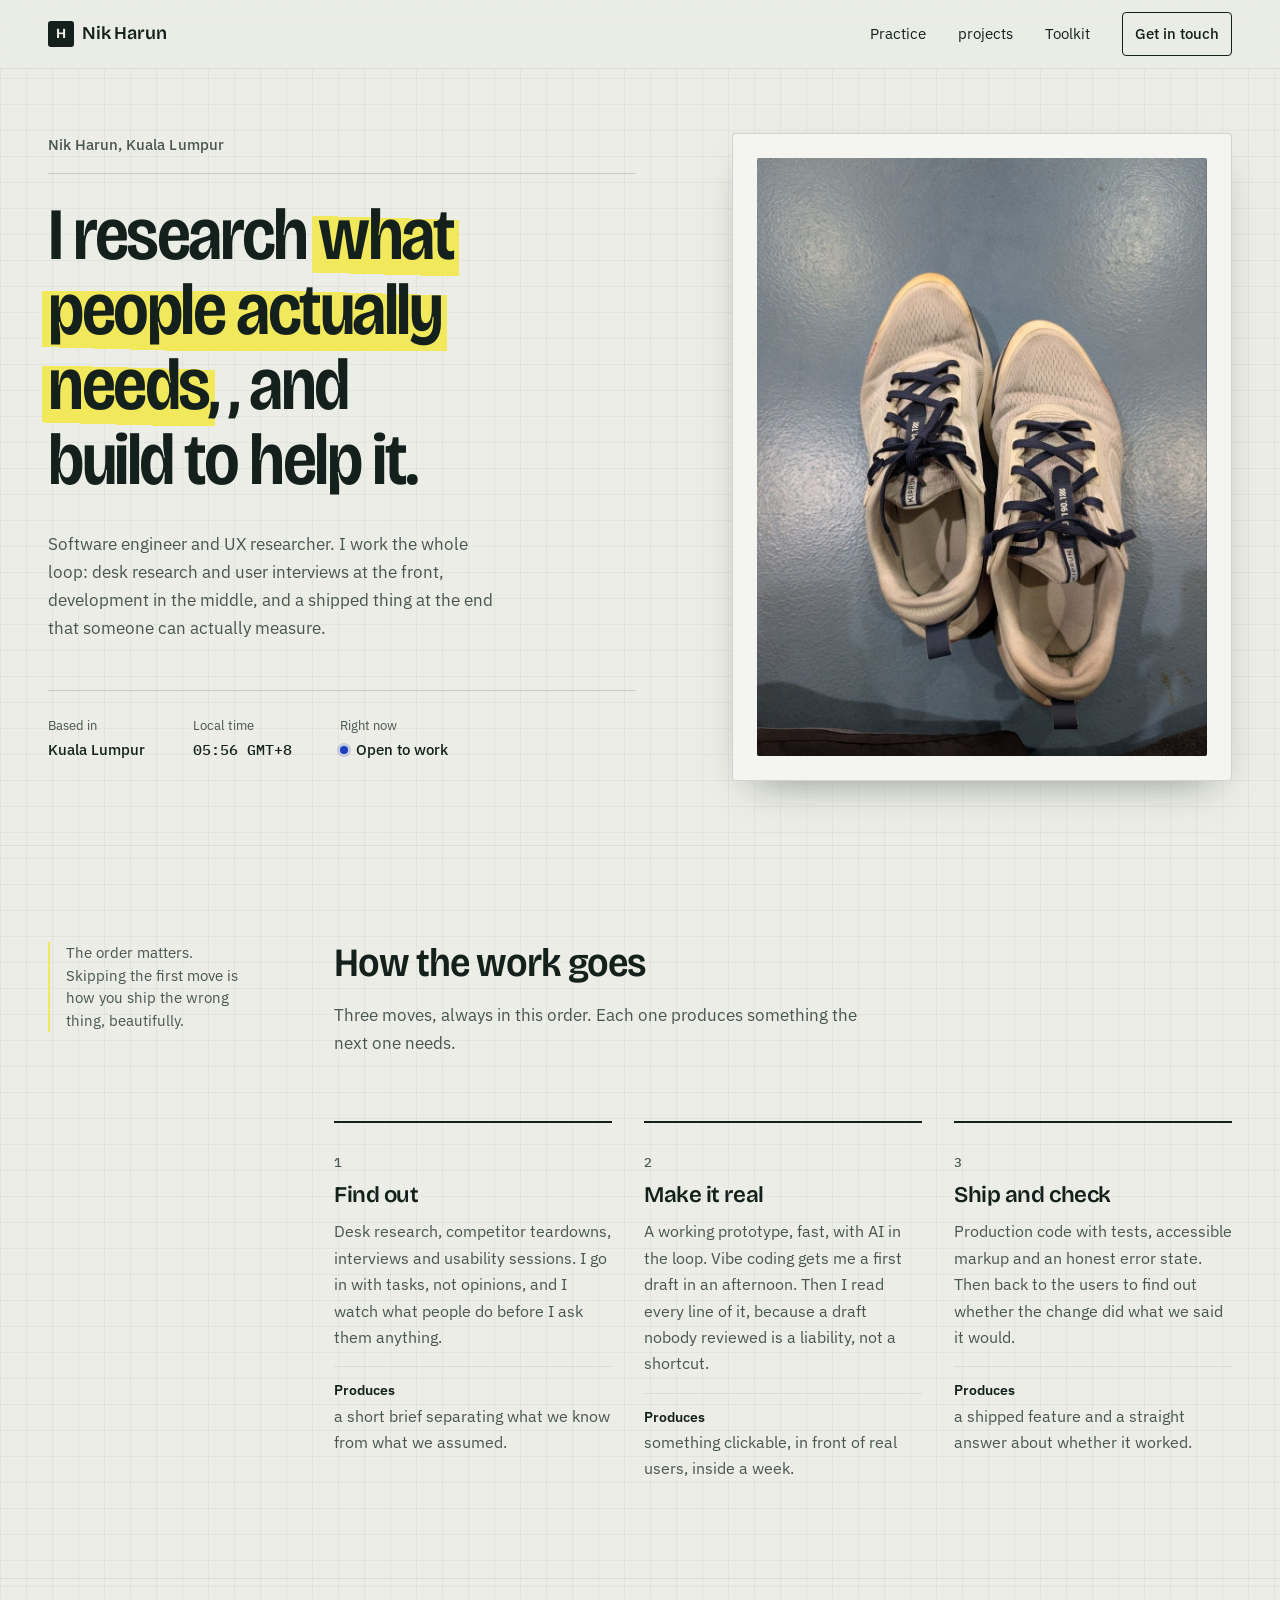
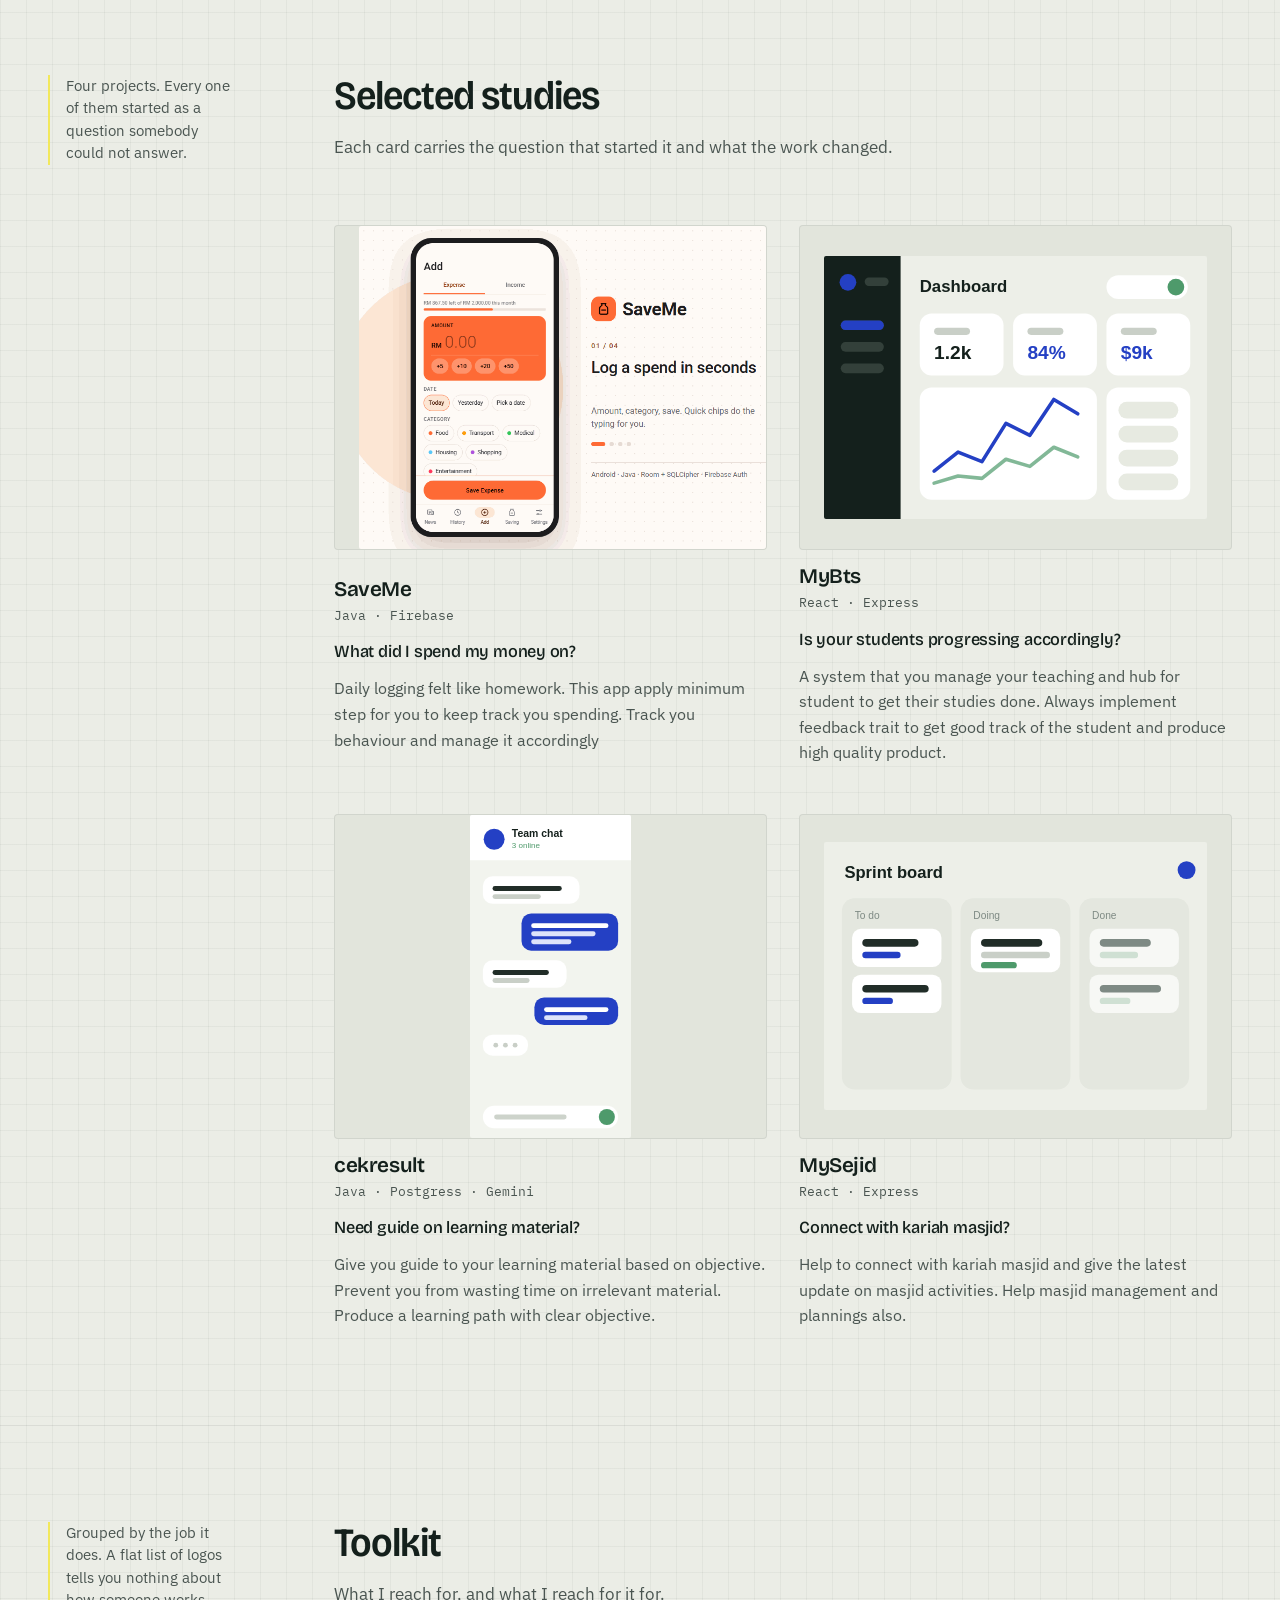
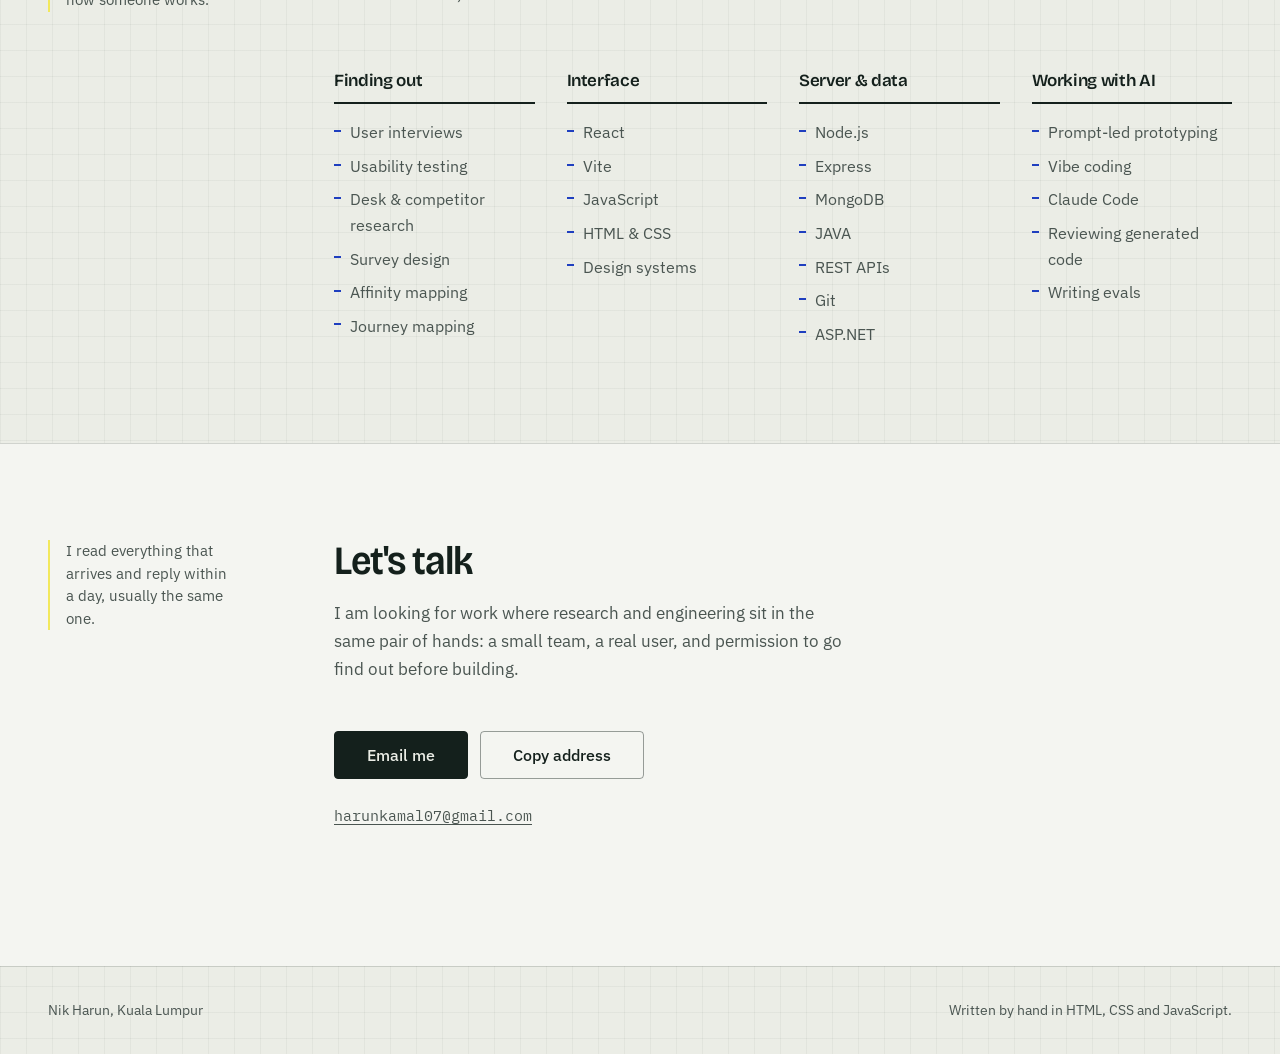
<file: index.html>
<!DOCTYPE html>
<html lang="en">
<head>
<meta charset="UTF-8" />
<meta name="viewport" content="width=device-width, initial-scale=1" />
<title>Nik Harun — software engineer and UX researcher</title>
<meta name="description" content="Nik Harun, Kuala Lumpur. I research what people actually needs, and build to help it. Web and UX research, React and Node engineering, AI-assisted prototyping." />
<meta name="theme-color" content="#ebede6" media="(prefers-color-scheme: light)" />
<meta name="theme-color" content="#131a18" media="(prefers-color-scheme: dark)" />

<meta property="og:type" content="website" />
<meta property="og:title" content="Nik Harun — software engineer and UX researcher" />
<meta property="og:description" content="I research what people actually needs, and build to help it. Kuala Lumpur." />

<link rel="icon" href="data:image/svg+xml,%3Csvg xmlns='http://www.w3.org/2000/svg' viewBox='0 0 32 32'%3E%3Crect width='32' height='32' rx='5' fill='%2314201c'/%3E%3Cpath d='M8.5 22V9l15 13V9' stroke='%23ebede6' stroke-width='2.6' fill='none' stroke-linecap='round' stroke-linejoin='round'/%3E%3C/svg%3E" />

<link rel="preconnect" href="https://fonts.googleapis.com" />
<link rel="preconnect" href="https://fonts.gstatic.com" crossorigin />
<link href="https://fonts.googleapis.com/css2?family=Bricolage+Grotesque:opsz,wdth,wght@12..96,75..100,400..800&family=IBM+Plex+Mono:wght@400;500&family=IBM+Plex+Sans:wght@400;500;600&display=swap" rel="stylesheet" />
<link rel="stylesheet" href="styles.css" />
<script>document.documentElement.classList.add('js')</script>
</head>

<body>
<a class="skip" href="#main">Skip to content</a>

<header class="masthead">
  <a class="masthead__name" href="#top">
    <span class="masthead__initial" aria-hidden="true">H</span>
    Nik Harun
  </a>
  <nav class="masthead__nav" aria-label="Sections">
    <a href="#practice">Practice</a>
    <a href="#studies">projects</a>
    <a href="#toolkit">Toolkit</a>
    <a class="masthead__cta" href="#contact">Get in touch</a>
  </nav>
</header>

<main id="main">

  <!-- ─────────────────────────  HERO  ───────────────────────── -->
  <section class="hero" id="top">
    <div class="shell hero__shell">

      <div class="hero__lede">
        <p class="hero__who">Nik Harun, Kuala Lumpur</p>

        <h1 class="hero__line">
          I research
          <span class="mark" id="mark">what people actually needs</span>,
          , and build to help it.
        </h1>

        <p class="hero__sub">
          Software engineer and UX researcher. I work the whole loop: desk research and
          user interviews at the front, development in the middle, and a shipped thing
          at the end that someone can actually measure.
        </p>

        <div class="status" role="group" aria-label="Current status">
          <p class="status__item">
            <span class="status__k">Based in</span>
            <span class="status__v">Kuala Lumpur</span>
          </p>
          <p class="status__item">
            <span class="status__k">Local time</span>
            <span class="status__v num" id="clock">—</span>
          </p>
          <p class="status__item">
            <span class="status__k">Right now</span>
            <span class="status__v"><span class="dot" aria-hidden="true"></span>Open to work</span>
          </p>
        </div>
      </div>

      <!-- The characteristic artifact: a screen with the researcher's notes still on it -->
      <figure class="artifact">
        <div class="artifact__frame">
          <img src="assets/photo_2026-09-20_14-07-44.jpg" alt="Myself" />
          <!-- <span class="pin pin--1" aria-hidden="true">1</span>
          <span class="pin pin--2" aria-hidden="true">2</span> -->
        </div>
        <!-- <figcaption class="artifact__notes">
          <p class="artifact__note"><b>1</b> Having clear objective. AI help me out through it</p>
          <p class="artifact__note"><b>2</b> Be bold.</p>
          <p class="artifact__src">Not a quiter.</p>
        </figcaption> -->
      </figure>

    </div>
  </section>

  <!-- ─────────────────────────  PRACTICE  ───────────────────────── -->
  <section class="band" id="practice">
    <div class="shell band__shell">
      <aside class="rail">
        <p class="rail__note">The order matters. Skipping the first move is how you ship the wrong thing, beautifully.</p>
      </aside>

      <div class="band__body">
        <h2 class="h2">How the work goes</h2>
        <p class="band__intro">Three moves, always in this order. Each one produces something the next one needs.</p>

        <ol class="moves">
          <li class="move">
            <span class="move__n" aria-hidden="true">1</span>
            <h3 class="move__h">Find out</h3>
            <p>
              Desk research, competitor teardowns, interviews and usability sessions. I go in
              with tasks, not opinions, and I watch what people do before I ask them anything.
            </p>
            <p class="move__out"><b>Produces</b> a short brief separating what we know from what we assumed.</p>
          </li>

          <li class="move">
            <span class="move__n" aria-hidden="true">2</span>
            <h3 class="move__h">Make it real</h3>
            <p>
              A working prototype, fast, with AI in the loop. Vibe coding gets me a first draft
              in an afternoon. Then I read every line of it, because a draft nobody reviewed is
              a liability, not a shortcut.
            </p>
            <p class="move__out"><b>Produces</b> something clickable, in front of real users, inside a week.</p>
          </li>

          <li class="move">
            <span class="move__n" aria-hidden="true">3</span>
            <h3 class="move__h">Ship and check</h3>
            <p>
              Production code with tests, accessible markup and an honest error state. Then back
              to the users to find out whether the change did what we said it would.
            </p>
            <p class="move__out"><b>Produces</b> a shipped feature and a straight answer about whether it worked.</p>
          </li>
        </ol>
      </div>
    </div>
  </section>

  <!-- ─────────────────────────  STUDIES  ───────────────────────── -->
  <section class="band band--studies" id="studies">
    <div class="shell band__shell">
      <aside class="rail">
        <p class="rail__note">Four projects. Every one of them started as a question somebody could not answer.</p>
      </aside>

      <div class="band__body">
        <h2 class="h2">Selected studies</h2>
        <p class="band__intro">Each card carries the question that started it and what the work changed.</p>

        <div class="studies">

          <article class="study">
            <a class="study__link" href="saveme.html" aria-label="SaveMe: view the full demo"><div class="study__shot study__shot--live"><img src="assets/saveme.gif" alt="SaveMe Android app: logging an expense, then the History, Savings and Finance News screens." loading="lazy" /></div></a>
            <div class="study__text">
              <h3 class="study__h">SaveMe</h3>
              <p class="study__stack num">Java · Firebase</p>
              <p class="study__q">What did I spend my money on?</p>
              <p class="study__a">
                Daily logging felt like homework. This app apply minimum step for you to keep track you spending. Track you behaviour and manage it accordingly  
                </p>
            </div>
          </article>

          <article class="study">
            <div class="study__shot"><img src="assets/ui-dashboard.svg" alt="Pulse operations dashboard with a sidebar and status panels." loading="lazy" /></div>
            <div class="study__text">
              <h3 class="study__h">MyBts</h3>
              <p class="study__stack num">React · Express</p>
              <p class="study__q">Is your students progressing accordingly?</p>
              <p class="study__a">A system that you manage your teaching and hub for student to get their studies done.
                Always implement feedback trait to get good track of the student and produce high quality product.
              </p>
            </div>
          </article>

          <article class="study">
            <div class="study__shot"><img src="assets/ui-chat.svg" alt="Nimbus team chat, showing a channel and message threads." loading="lazy" /></div>
            <div class="study__text">
              <h3 class="study__h">cekresult</h3>
              <p class="study__stack num">Java · Postgress · Gemini</p>
              <p class="study__q">Need guide on learning material?</p>
              <p class="study__a">Give you guide to your learning material based on objective.
                Prevent you from wasting time on irrelevant material. Produce a learning path with clear objective.</p>
            </div>
          </article>

          <article class="study">
            <div class="study__shot"><img src="assets/ui-kanban.svg" alt="Sprintly sprint board with three columns of task cards." loading="lazy" /></div>
            <div class="study__text">
              <h3 class="study__h">MySejid</h3>
              <p class="study__stack num">React · Express</p>
              <p class="study__q">Connect with kariah masjid?</p>
              <p class="study__a">
                Help to connect with kariah masjid and give the latest update on masjid activities. Help masjid management and plannings also.
              </p>
            </div>
          </article>

          <!-- <article class="study">
            <div class="study__shot"><img src="assets/ui-analytics.svg" alt="Insight analytics screen with charts and summary tiles." loading="lazy" /></div>
            <div class="study__text">
              <h3 class="study__h">Insight</h3>
              <p class="study__stack num">Next.js · Charts</p>
              <p class="study__q">Can someone who is not an analyst read this in ten seconds?</p>
              <p class="study__a">Not from the chart alone. Every chart now carries a plain sentence above it saying what changed, with the chart there to back it up.</p>
            </div>
          </article>

          <article class="study">
            <div class="study__shot"><img src="assets/ui-auth.svg" alt="Gatekeeper sign-in screen on a dark background." loading="lazy" /></div>
            <div class="study__text">
              <h3 class="study__h">Gatekeeper</h3>
              <p class="study__stack num">PHP · JWT</p>
              <p class="study__q">Where do people give up trying to sign in?</p>
              <p class="study__a">At an error that said "invalid credentials" for six different failures. Each one now says what went wrong and what to do next.</p>
            </div>
          </article>

          <article class="study">
            <div class="study__shot"><img src="assets/ui-code.svg" alt="Devlog build pipeline output in a code editor." loading="lazy" /></div>
            <div class="study__text">
              <h3 class="study__h">Devlog</h3>
              <p class="study__stack num">Node · CI</p>
              <p class="study__q">What do you need at 2am when a build breaks?</p>
              <p class="study__a">The failing step, and nothing else. Failures now open first and the passing log stays collapsed until you ask for it.</p>
            </div>
          </article>

          <article class="study">
            <div class="study__shot"><img src="assets/ui-store.svg" alt="Kirana storefront with a product grid and a cart." loading="lazy" /></div>
            <div class="study__text">
              <h3 class="study__h">Kirana</h3>
              <p class="study__stack num">MERN</p>
              <p class="study__q">What stops a first-time buyer at checkout?</p>
              <p class="study__a">Shipping cost, arriving as a surprise on the last step. It now shows on the product page, before anything goes in the cart.</p>
            </div>
          </article> -->

        </div>
      </div>
    </div>
  </section>

  <!-- ─────────────────────────  TOOLKIT  ───────────────────────── -->
  <section class="band" id="toolkit">
    <div class="shell band__shell">
      <aside class="rail">
        <p class="rail__note">Grouped by the job it does. A flat list of logos tells you nothing about how someone works.</p>
      </aside>

      <div class="band__body">
        <h2 class="h2">Toolkit</h2>
        <p class="band__intro">What I reach for, and what I reach for it for.</p>

        <div class="kit">
          <section class="kit__group">
            <h3 class="kit__h">Finding out</h3>
            <ul class="kit__list">
              <li>User interviews</li><li>Usability testing</li><li>Desk &amp; competitor research</li>
              <li>Survey design</li><li>Affinity mapping</li><li>Journey mapping</li>
            </ul>
          </section>

          <section class="kit__group">
            <h3 class="kit__h">Interface</h3>
            <ul class="kit__list">
              <li>React</li><li>Vite</li><li>JavaScript</li><li>HTML &amp; CSS</li>
              <li>Design systems</li>
            </ul>
          </section>

          <section class="kit__group">
            <h3 class="kit__h">Server &amp; data</h3>
            <ul class="kit__list">
              <li>Node.js</li><li>Express</li><li>MongoDB</li><li>JAVA</li>
              <li>REST APIs</li><li>Git</li><li>ASP.NET</li>
            </ul>
          </section>

          <section class="kit__group">
            <h3 class="kit__h">Working with AI</h3>
            <ul class="kit__list">
              <li>Prompt-led prototyping</li><li>Vibe coding</li><li>Claude Code</li>
              <li>Reviewing generated code</li><li>Writing evals</li>
            </ul>
          </section>
        </div>
      </div>
    </div>
  </section>

  <!-- ─────────────────────────  CONTACT  ───────────────────────── -->
  <section class="band band--contact" id="contact">
    <div class="shell band__shell">
      <aside class="rail">
        <p class="rail__note">I read everything that arrives and reply within a day, usually the same one.</p>
      </aside>

      <div class="band__body">
        <h2 class="h2">Let's talk</h2>
        <p class="band__intro contact__intro">
          I am looking for work where research and engineering sit in the same pair of hands:
          a small team, a real user, and permission to go find out before building.
        </p>

        <div class="contact__row">
          <a class="btn" href="mailto:harunkamal07@gmail.com?subject=Hello%20Nik">Email me</a>
          <button class="btn btn--ghost" type="button" id="copyEmail" data-email="harunkamal07@gmail.com">
            <span id="copyLabel">Copy address</span>
          </button>
        </div>

        <p class="contact__addr num"><a href="mailto:harunkamal07@gmail.com">harunkamal07@gmail.com</a></p>
        <p class="contact__live" role="status" aria-live="polite" id="copyStatus"></p>
      </div>
    </div>
  </section>

</main>

<footer class="foot">
  <div class="shell foot__shell">
    <p>Nik Harun, Kuala Lumpur</p>
    <p>Written by hand in HTML, CSS and JavaScript.</p>
  </div>
</footer>

<script src="script.js"></script>
</body>
</html>
</file>
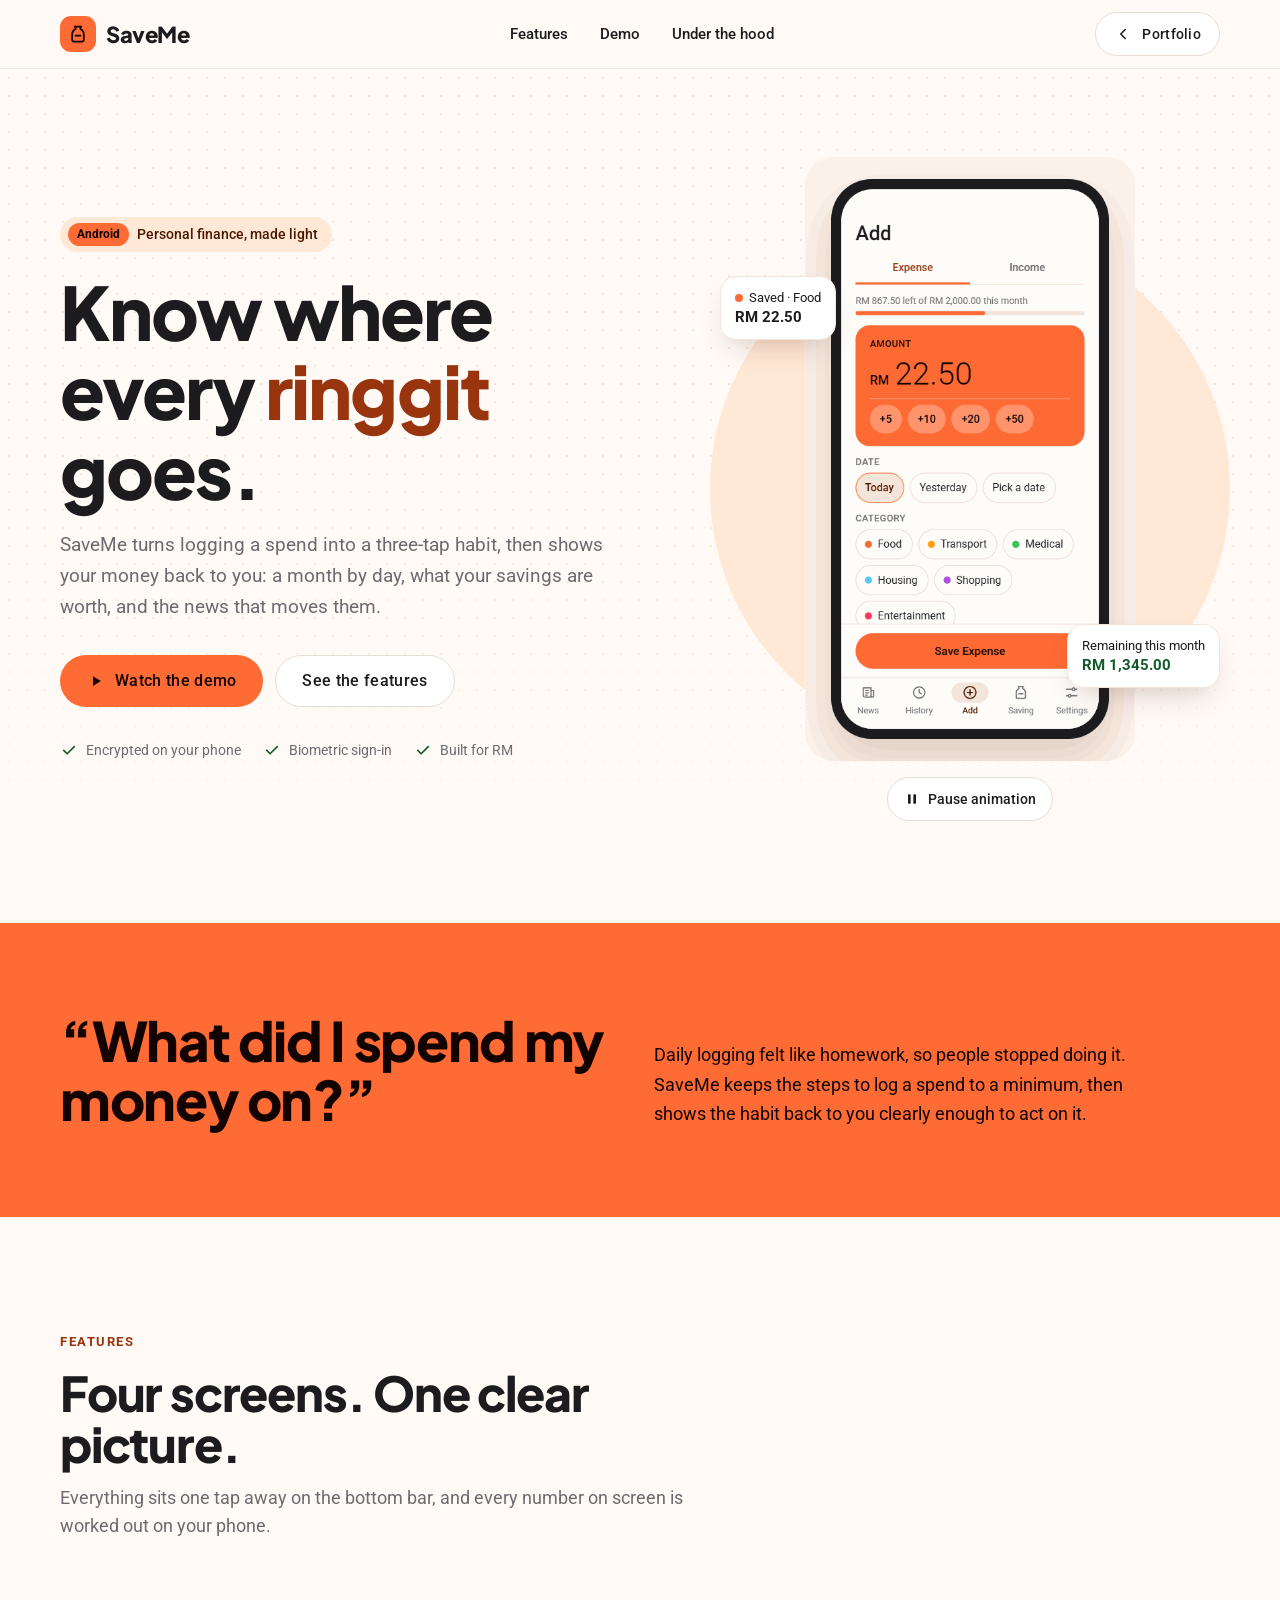
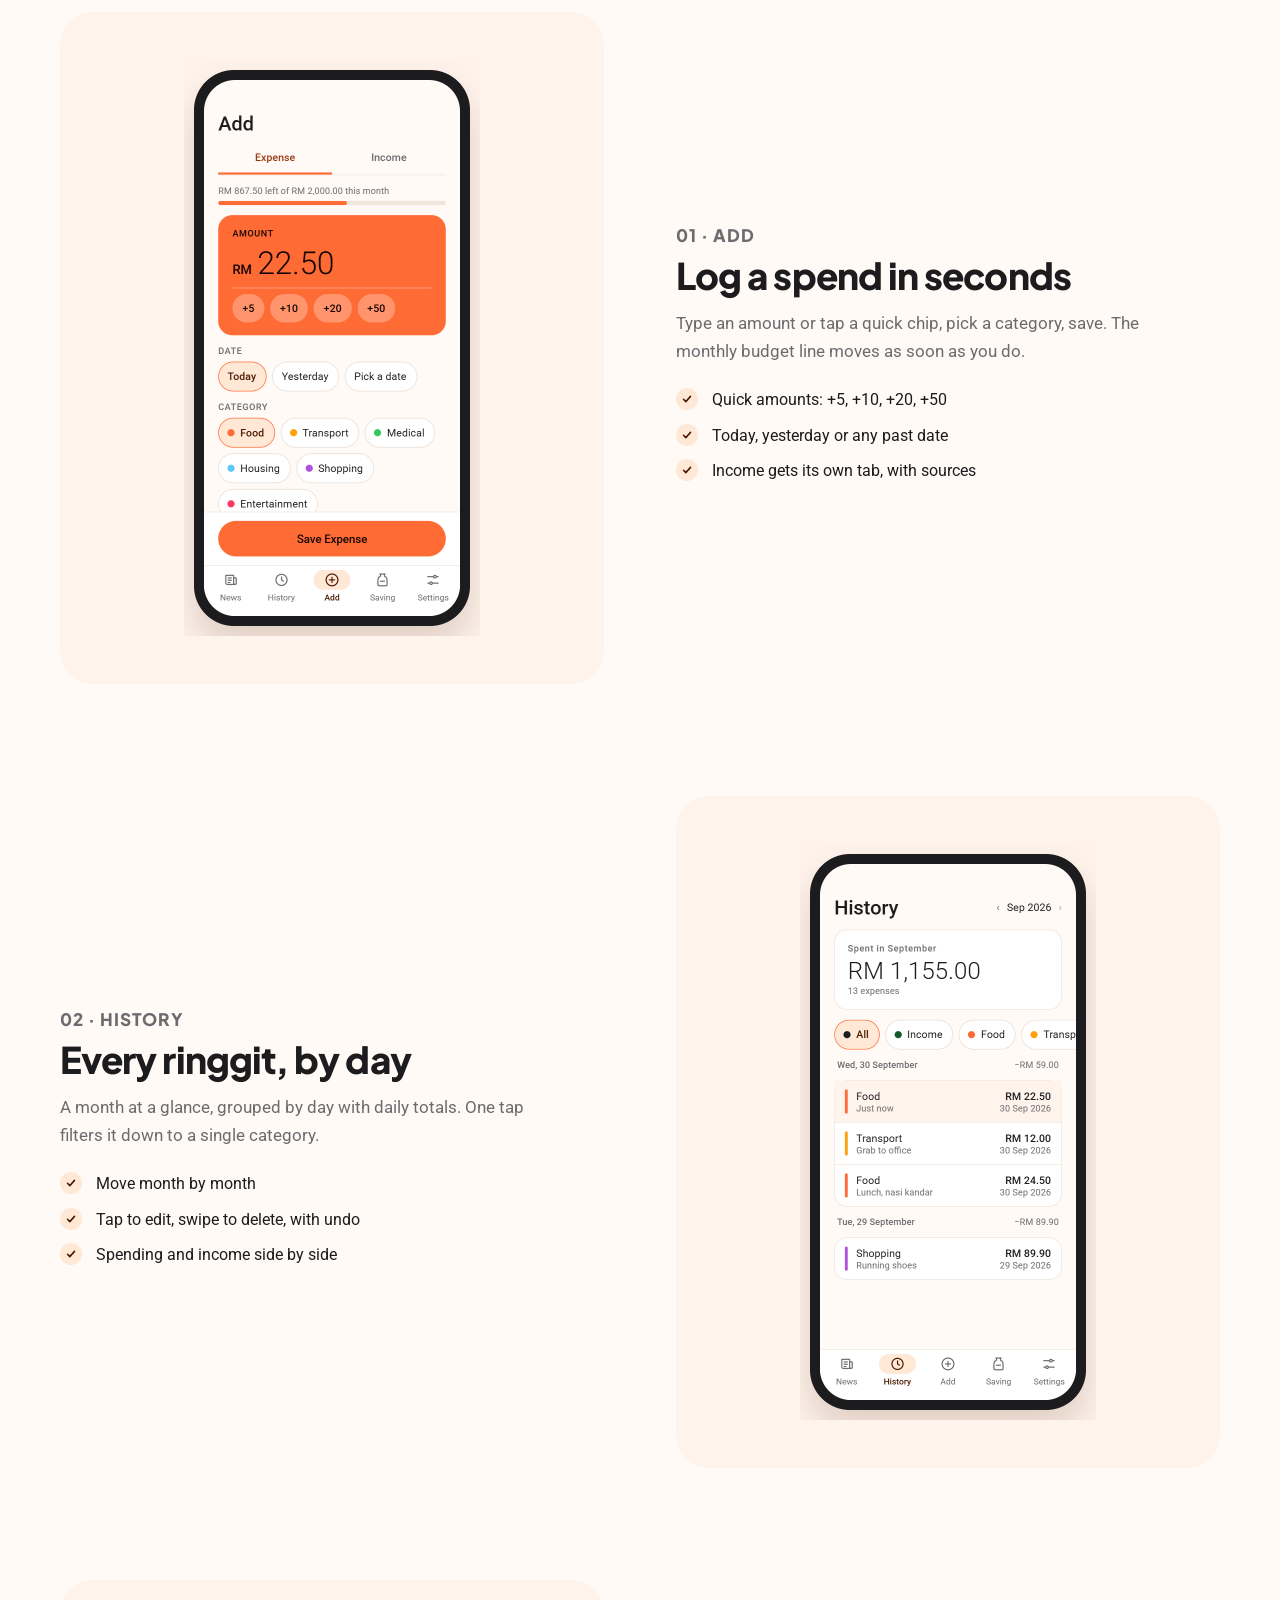
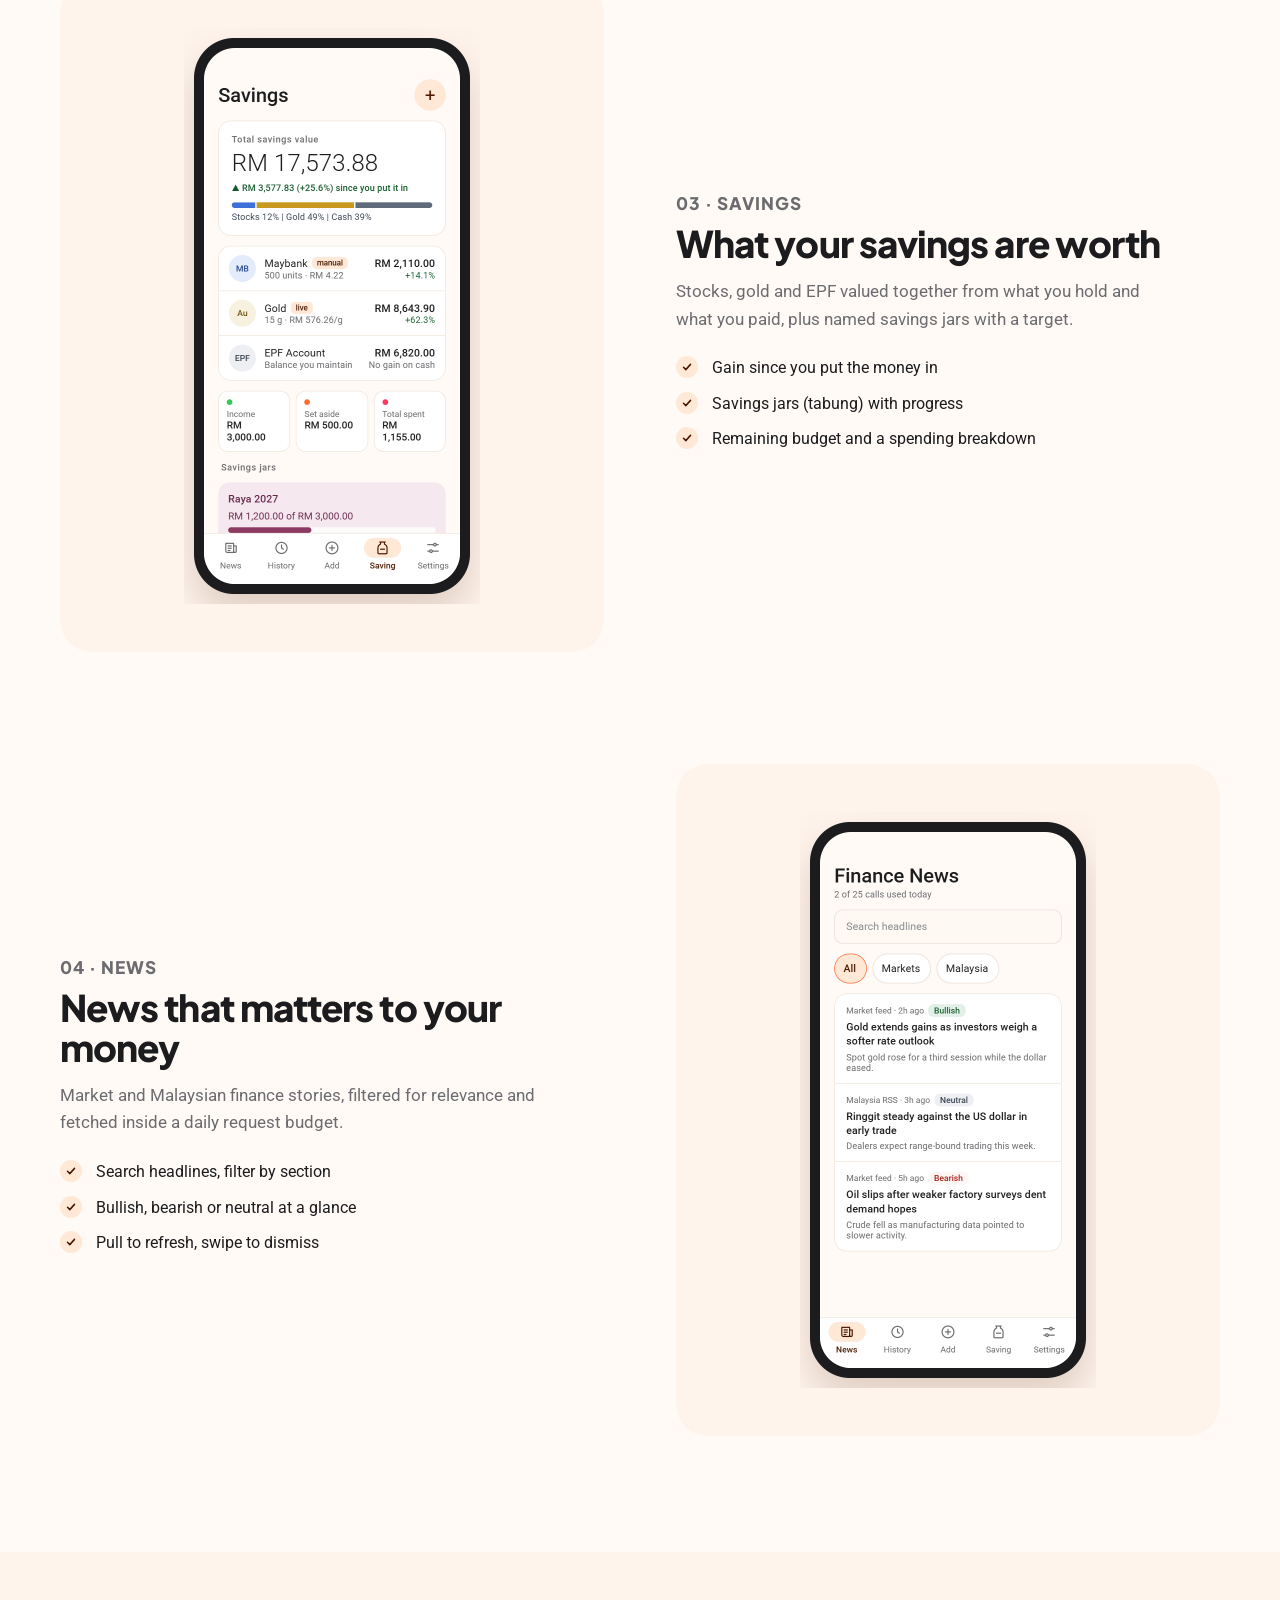
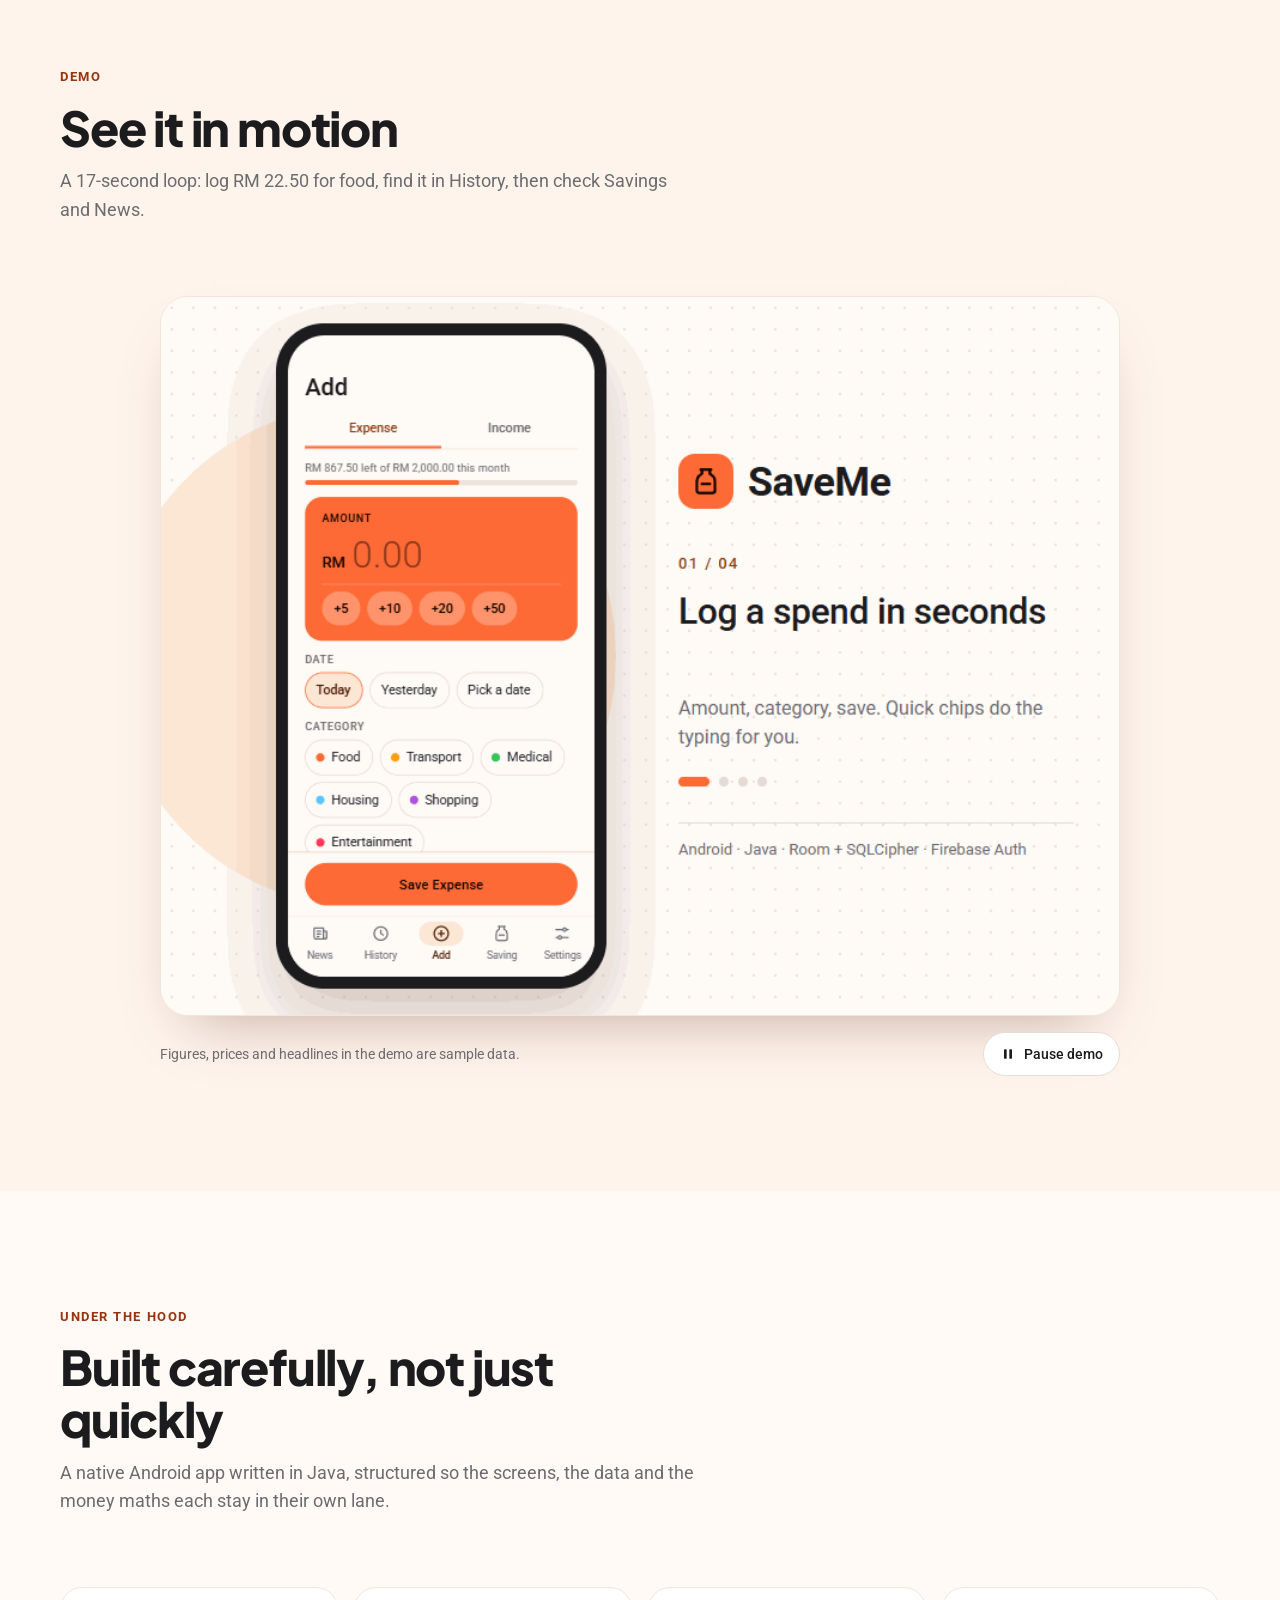
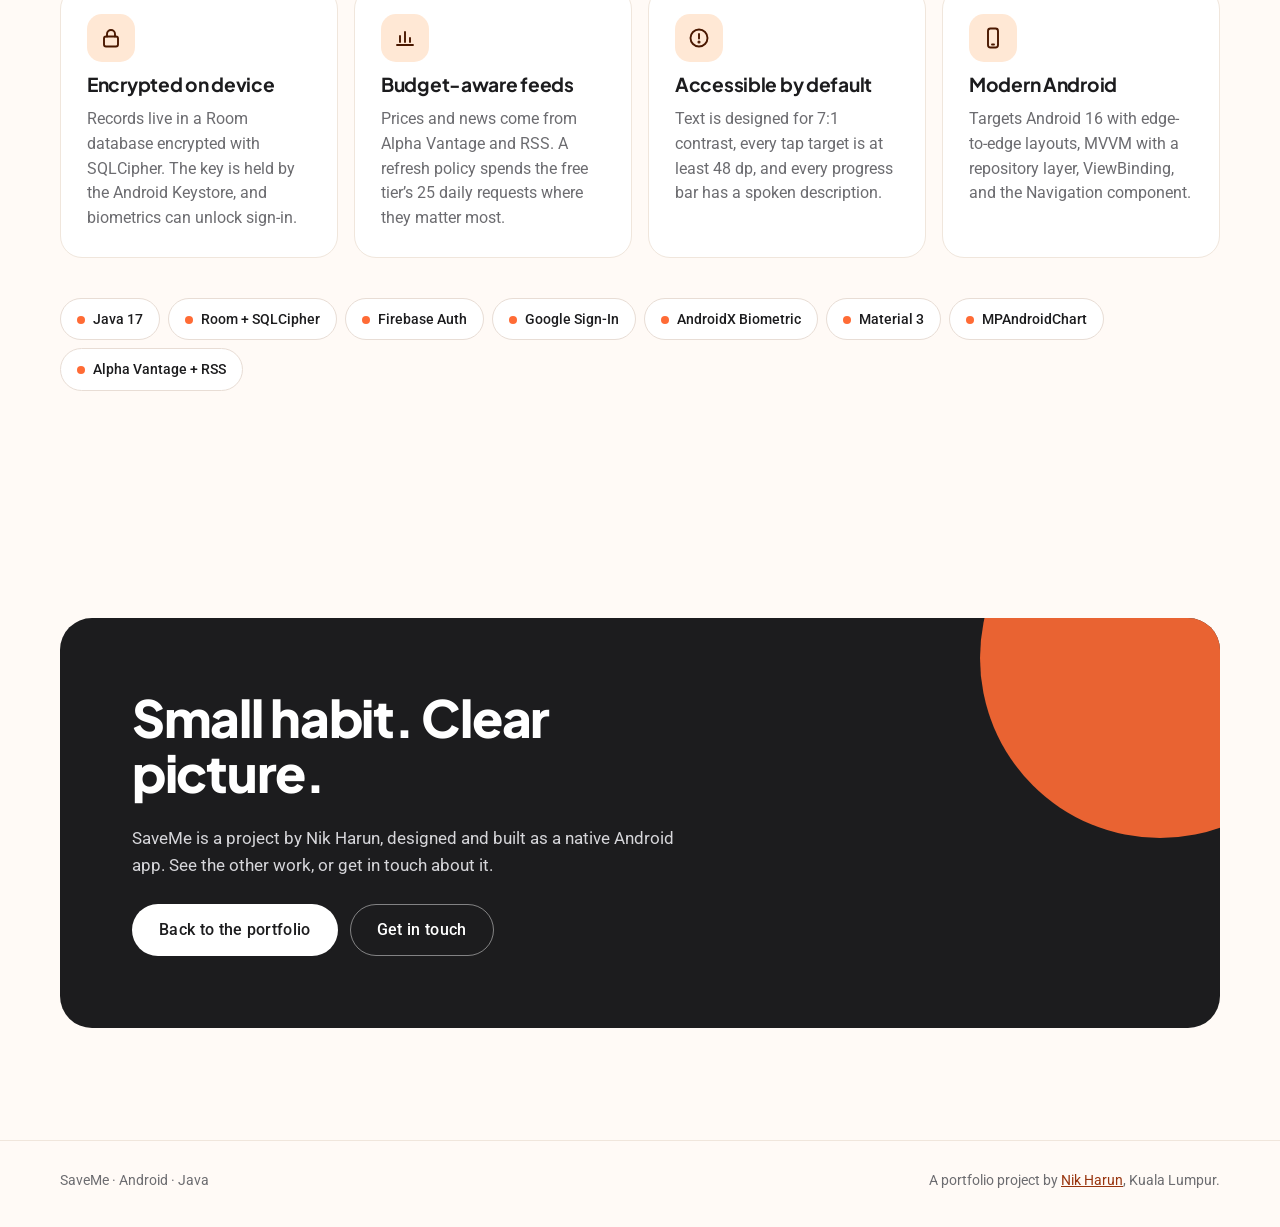
<file: saveme.html>
<!DOCTYPE html>
<html lang="en">
<head>
<meta charset="UTF-8" />
<meta name="viewport" content="width=device-width, initial-scale=1" />
<title>SaveMe — know where every ringgit goes</title>
<meta name="description" content="SaveMe is an Android app for logging daily spending in seconds, seeing what your savings are worth, and keeping up with finance news." />
<meta name="theme-color" content="#FF6B35" />
<meta name="color-scheme" content="light" />

<meta property="og:type" content="website" />
<meta property="og:title" content="SaveMe — know where every ringgit goes" />
<meta property="og:description" content="Log a spend in seconds, see a month by day, and know what your savings are worth." />
<meta property="og:image" content="assets/saveme.gif" />

<link rel="icon" href="data:image/svg+xml,%3Csvg xmlns='http://www.w3.org/2000/svg' viewBox='0 0 32 32'%3E%3Crect width='32' height='32' rx='9' fill='%23FF6B35'/%3E%3Cpath d='M11 6h10M12.5 6v4.2C9.6 11.6 8 14.3 8 17.5V24a2 2 0 0 0 2 2h12a2 2 0 0 0 2-2v-6.5c0-3.2-1.6-5.9-4.5-7.3V6M12.5 18h7' stroke='%23120300' stroke-width='2' fill='none' stroke-linecap='round' stroke-linejoin='round'/%3E%3C/svg%3E" />

<link rel="preconnect" href="https://fonts.googleapis.com" />
<link rel="preconnect" href="https://fonts.gstatic.com" crossorigin />
<link href="https://fonts.googleapis.com/css2?family=Plus+Jakarta+Sans:wght@600;700;800&family=Roboto:wght@300;400;500;700&display=swap" rel="stylesheet" />

<style>
  /* SaveMe brand tokens — the same values as the app's res/values/colors.xml */
  :root {
    color-scheme: light;
    --orange: #FF6B35;
    --orange-dark: #D94F1E;
    --orange-light: #FF8F5A;
    --orange-container: #FFE8D5;
    --on-orange-container: #4A1800;
    --cream: #FFFAF6;
    --card: #FFF4EC;
    --surface: #FFFFFF;
    --ink: #1C1C1E;
    --ink-2: #6C6C70;
    --on-orange: #120300;
    --link: #98350F;
    --line: #F0E6DC;
    --border: #E8DDD5;
    --gain: #125A2A;
    --stock: #3D6FD9; --gold: #C8991E; --cash: #5F6B7A;

    --ff-display: "Plus Jakarta Sans", "Helvetica Neue", Arial, sans-serif;
    --ff-body: "Roboto", system-ui, -apple-system, "Segoe UI", sans-serif;

    --gutter: clamp(16px, 5vw, 48px);
    --shell: 1160px;
  }

  *, *::before, *::after { box-sizing: border-box; }
  html { scroll-behavior: smooth; -webkit-text-size-adjust: 100%; }
  @media (prefers-reduced-motion: reduce) { html { scroll-behavior: auto; } }

  body {
    margin: 0;
    background: var(--cream);
    color: var(--ink);
    font-family: var(--ff-body);
    font-size: 17px;
    line-height: 1.6;
    -webkit-font-smoothing: antialiased;
    overflow-x: hidden;
  }
  img { display: block; max-width: 100%; height: auto; }
  h1, h2, h3 { margin: 0; font-family: var(--ff-display); line-height: 1.08; letter-spacing: -.025em; }
  p { margin: 0; }
  ul { margin: 0; padding: 0; list-style: none; }
  a { color: var(--link); }
  :focus-visible { outline: 3px solid var(--link); outline-offset: 3px; border-radius: 4px; }

  .shell { width: min(100% - var(--gutter) * 2, var(--shell)); margin-inline: auto; }

  .skip {
    position: fixed; z-index: 50; top: 12px; left: 12px;
    background: var(--ink); color: #fff; padding: 12px 20px; border-radius: 12px;
    text-decoration: none; transform: translateY(-200%);
  }
  .skip:focus { transform: none; }

  /* ---------- buttons ---------- */
  .btn {
    display: inline-flex; align-items: center; justify-content: center; gap: 10px;
    min-height: 52px; padding: 0 26px; border-radius: 26px;
    font: 500 16px/1 var(--ff-body); letter-spacing: .02em;
    text-decoration: none; cursor: pointer; border: 1px solid transparent;
    transition: background-color .15s ease, border-color .15s ease, transform .15s ease;
  }
  .btn:active { transform: scale(.98); }
  .btn--primary { background: var(--orange); color: var(--on-orange); }
  .btn--primary:hover { background: var(--orange-light); }
  .btn--outline { background: var(--surface); color: var(--ink); border-color: var(--border); }
  .btn--outline:hover { border-color: var(--orange); }
  .btn--small { min-height: 44px; padding: 0 18px; font-size: 14px; }
  .btn svg { width: 18px; height: 18px; fill: none; stroke: currentColor; stroke-width: 2; stroke-linecap: round; stroke-linejoin: round; }
  @media (prefers-reduced-motion: reduce) { .btn { transition: none; } .btn:active { transform: none; } }

  /* ---------- nav ---------- */
  .nav {
    position: sticky; top: 0; z-index: 20;
    background: color-mix(in srgb, var(--cream) 88%, transparent);
    backdrop-filter: blur(10px); -webkit-backdrop-filter: blur(10px);
    border-bottom: 1px solid var(--line);
  }
  .nav__shell { display: flex; align-items: center; justify-content: space-between; gap: 16px; min-height: 68px; }
  .brand { display: inline-flex; align-items: center; gap: 10px; color: var(--ink); text-decoration: none; font: 800 22px/1 var(--ff-display); letter-spacing: -.02em; }
  .brand__mark { width: 36px; height: 36px; border-radius: 11px; background: var(--orange); display: grid; place-items: center; }
  .brand__mark svg { width: 20px; height: 20px; fill: none; stroke: var(--on-orange); stroke-width: 2.1; stroke-linecap: round; stroke-linejoin: round; }
  .nav__links { display: none; gap: 4px; }
  .nav__links a { color: var(--ink); text-decoration: none; font-size: 15px; font-weight: 500; padding: 10px 14px; border-radius: 22px; }
  .nav__links a:hover { background: var(--orange-container); color: var(--on-orange-container); }
  @media (min-width: 820px) { .nav__links { display: flex; } }

  /* ---------- hero ---------- */
  .hero { position: relative; overflow: hidden; padding: clamp(40px, 7vw, 88px) 0 clamp(56px, 8vw, 104px); }
  .hero::before {
    content: ""; position: absolute; inset: 0; z-index: -1;
    background-image: radial-gradient(var(--line) 1.4px, transparent 1.4px);
    background-size: 18px 18px;
    mask-image: linear-gradient(to bottom, #000 40%, transparent);
    -webkit-mask-image: linear-gradient(to bottom, #000 40%, transparent);
  }
  .hero__shell { display: grid; gap: 48px; align-items: center; }
  @media (min-width: 900px) { .hero__shell { grid-template-columns: minmax(0, 1.1fr) minmax(0, .9fr); } }

  .eyebrow {
    display: inline-flex; align-items: center; gap: 8px;
    padding: 6px 14px 6px 8px; border-radius: 20px;
    background: var(--orange-container); color: var(--on-orange-container);
    font-size: 14px; font-weight: 500;
  }
  .eyebrow b { background: var(--orange); color: var(--on-orange); border-radius: 12px; padding: 2px 9px; font-size: 12px; font-weight: 700; }
  .hero h1 { font-size: clamp(2.6rem, 6.4vw, 4.6rem); font-weight: 800; margin-top: 20px; }
  .hero h1 .hl { color: var(--link); }
  .hero__sub { margin-top: 20px; font-size: clamp(1.05rem, 1.6vw, 1.2rem); color: var(--ink-2); max-width: 34rem; }
  .hero__ctas { display: flex; flex-wrap: wrap; gap: 12px; margin-top: 32px; }
  .hero__facts { display: flex; flex-wrap: wrap; gap: 8px 22px; margin-top: 32px; font-size: 14px; color: var(--ink-2); }
  .hero__facts li { display: inline-flex; align-items: center; gap: 8px; }
  .hero__facts svg { width: 18px; height: 18px; fill: none; stroke: var(--gain); stroke-width: 2.2; stroke-linecap: round; stroke-linejoin: round; }

  .hero__visual { position: relative; display: grid; justify-items: center; }
  .hero__glow { position: absolute; width: min(110%, 520px); aspect-ratio: 1; border-radius: 50%; background: var(--orange-container); top: 50%; left: 50%; transform: translate(-50%, -50%); z-index: -1; }
  .hero__phone { width: min(100%, 330px); aspect-ratio: 328 / 600; border-radius: 28px; }
  .float {
    position: absolute; background: var(--surface); border: 1px solid var(--line); border-radius: 16px;
    box-shadow: 0 14px 30px -12px rgba(74,24,0,.25); padding: 12px 14px; font-size: 13px; line-height: 1.35;
  }
  .float b { display: block; font-size: 15px; }
  .float--a { left: 0; top: 18%; }
  .float--b { right: 0; bottom: 20%; }
  .float__dot { display: inline-block; width: 8px; height: 8px; border-radius: 4px; margin-right: 6px; }
  @media (max-width: 520px) { .float { display: none; } }

  .pause {
    margin-top: 16px;
    display: inline-flex; align-items: center; gap: 8px; min-height: 44px; padding: 0 16px;
    border-radius: 22px; border: 1px solid var(--border); background: var(--surface); color: var(--ink);
    font: 500 14px/1 var(--ff-body); cursor: pointer;
  }
  .pause:hover { border-color: var(--orange); }
  .pause svg { width: 16px; height: 16px; fill: currentColor; }

  /* ---------- problem band ---------- */
  .band { background: var(--orange); color: var(--on-orange); padding: clamp(48px, 7vw, 88px) 0; }
  .band__shell { display: grid; gap: 28px; }
  @media (min-width: 900px) { .band__shell { grid-template-columns: 1fr 1fr; align-items: end; } }
  .band__q { font: 800 clamp(2rem, 4.6vw, 3.4rem)/1.08 var(--ff-display); letter-spacing: -.025em; }
  .band__a { font-size: 1.15rem; max-width: 32rem; }

  /* ---------- sections ---------- */
  .section { padding: clamp(64px, 9vw, 120px) 0; }
  .section__head { display: grid; gap: 14px; max-width: 40rem; margin-bottom: clamp(40px, 6vw, 72px); }
  .kicker { font-size: 13px; font-weight: 700; letter-spacing: .12em; text-transform: uppercase; color: var(--link); }
  .section h2 { font-size: clamp(2rem, 4.4vw, 3rem); font-weight: 800; }
  .section__lede { color: var(--ink-2); font-size: 1.1rem; }

  /* features */
  .features { display: grid; gap: clamp(64px, 9vw, 112px); }
  .feature { display: grid; gap: 32px; align-items: center; }
  @media (min-width: 860px) {
    .feature { grid-template-columns: minmax(0, 1fr) minmax(0, 1fr); gap: 72px; }
    .feature:nth-child(even) .feature__shot { order: 2; }
  }
  .feature__shot { position: relative; display: grid; justify-items: center; padding: clamp(24px, 4vw, 48px) 0; border-radius: 32px; background: var(--card); }
  .feature__shot img { width: min(78%, 296px); }
  .feature__num { font: 800 15px/1 var(--ff-display); color: var(--link); letter-spacing: .06em; }
  .feature h3 { font-size: clamp(1.7rem, 3vw, 2.3rem); font-weight: 800; margin-top: 12px; }
  .feature p { color: var(--ink-2); margin-top: 14px; font-size: 1.08rem; max-width: 30rem; }
  .ticks { display: grid; gap: 10px; margin-top: 22px; }
  .ticks li { display: grid; grid-template-columns: 26px 1fr; gap: 10px; align-items: start; font-size: 16px; }
  .ticks li::before {
    content: ""; width: 22px; height: 22px; border-radius: 11px; margin-top: 1px;
    background: var(--orange-container) url("data:image/svg+xml,%3Csvg xmlns='http://www.w3.org/2000/svg' viewBox='0 0 24 24'%3E%3Cpath d='M6 12.5l4 4 8-9' fill='none' stroke='%234A1800' stroke-width='2.6' stroke-linecap='round' stroke-linejoin='round'/%3E%3C/svg%3E") center / 14px no-repeat;
  }

  /* demo */
  .demo { background: var(--card); }
  .demo__frame { border-radius: 28px; overflow: hidden; border: 1px solid var(--line); box-shadow: 0 30px 60px -30px rgba(74,24,0,.35); background: var(--cream); max-width: 960px; margin-inline: auto; }
  .demo__frame img { width: 100%; aspect-ratio: 4 / 3; }
  .demo__bar { max-width: 960px; margin: 16px auto 0; display: flex; flex-wrap: wrap; gap: 12px; justify-content: space-between; align-items: center; color: var(--ink-2); font-size: 14px; }
  .demo__bar .pause { margin-top: 0; }

  /* under the hood */
  .hood { display: grid; gap: 16px; }
  @media (min-width: 720px) { .hood { grid-template-columns: repeat(2, minmax(0, 1fr)); } }
  @media (min-width: 1060px) { .hood { grid-template-columns: repeat(4, minmax(0, 1fr)); } }
  .tile { background: var(--surface); border: 1px solid var(--line); border-radius: 22px; padding: 26px; display: grid; gap: 12px; align-content: start; }
  .tile__icon { width: 48px; height: 48px; border-radius: 15px; display: grid; place-items: center; background: var(--orange-container); color: var(--on-orange-container); }
  .tile__icon svg { width: 24px; height: 24px; fill: none; stroke: currentColor; stroke-width: 1.9; stroke-linecap: round; stroke-linejoin: round; }
  .tile h3 { font-size: 1.2rem; font-weight: 700; letter-spacing: -.015em; }
  .tile p { color: var(--ink-2); font-size: 15.5px; }
  .stack { display: flex; flex-wrap: wrap; gap: 8px; margin-top: 40px; }
  .stack li { padding: 9px 16px; border-radius: 22px; background: var(--surface); border: 1px solid var(--border); font-size: 14px; font-weight: 500; }
  .stack li span { display: inline-block; width: 8px; height: 8px; border-radius: 4px; background: var(--orange); margin-right: 8px; }

  /* closing */
  .close { padding: clamp(64px, 9vw, 112px) 0; }
  .close__card {
    position: relative; overflow: hidden; border-radius: 32px; background: var(--ink); color: #fff;
    padding: clamp(36px, 6vw, 72px); display: grid; gap: 24px;
  }
  .close__card::after { content: ""; position: absolute; width: 360px; height: 360px; border-radius: 50%; background: var(--orange); right: -120px; top: -140px; opacity: .9; }
  .close__card > * { position: relative; z-index: 1; }
  .close__card h2 { font-size: clamp(2rem, 4.6vw, 3.2rem); font-weight: 800; max-width: 34rem; }
  .close__card p { color: #D6D6DA; max-width: 34rem; font-size: 1.08rem; }
  .close__ctas { display: flex; flex-wrap: wrap; gap: 12px; }
  .btn--light { background: #fff; color: var(--ink); }
  .btn--light:hover { background: var(--orange-container); }
  .btn--ghost-light { background: transparent; color: #fff; border-color: rgba(255,255,255,.45); }
  .btn--ghost-light:hover { border-color: #fff; }
  .close__card a:focus-visible { outline-color: #fff; }

  .foot { border-top: 1px solid var(--line); padding: 28px 0 36px; font-size: 14px; color: var(--ink-2); }
  .foot__shell { display: flex; flex-wrap: wrap; gap: 8px 24px; justify-content: space-between; }
</style>
</head>

<body>
<a class="skip" href="#main">Skip to content</a>

<header class="nav">
  <div class="shell nav__shell">
    <a class="brand" href="#top" aria-label="SaveMe, back to top">
      <span class="brand__mark" aria-hidden="true"><svg viewBox="0 0 24 24"><path d="M8 3h8"/><path d="M9 3v3.2C6.6 7.3 5 9.6 5 12.5V19a2 2 0 0 0 2 2h10a2 2 0 0 0 2-2v-6.5c0-2.9-1.6-5.2-4-6.3V3"/><path d="M9 14h6"/></svg></span>
      SaveMe
    </a>
    <nav class="nav__links" aria-label="Page sections">
      <a href="#features">Features</a>
      <a href="#demo">Demo</a>
      <a href="#hood">Under the hood</a>
    </nav>
    <a class="btn btn--outline btn--small" href="index.html#studies">
      <svg viewBox="0 0 24 24" aria-hidden="true"><path d="M15 6l-6 6 6 6"/></svg>Portfolio
    </a>
  </div>
</header>

<main id="main">

  <!-- HERO -->
  <section class="hero" id="top">
    <div class="shell hero__shell">
      <div>
        <p class="eyebrow"><b>Android</b> Personal finance, made light</p>
        <h1>Know where every <span class="hl">ringgit</span> goes.</h1>
        <p class="hero__sub">
          SaveMe turns logging a spend into a three-tap habit, then shows your money back to you:
          a month by day, what your savings are worth, and the news that moves them.
        </p>
        <div class="hero__ctas">
          <a class="btn btn--primary" href="#demo">
            <svg viewBox="0 0 24 24" aria-hidden="true"><path d="M8 5.5v13l10.5-6.5z" fill="currentColor" stroke="none"/></svg>Watch the demo
          </a>
          <a class="btn btn--outline" href="#features">See the features</a>
        </div>
        <ul class="hero__facts">
          <li><svg viewBox="0 0 24 24" aria-hidden="true"><path d="M5 12.5l4.5 4.5L19 7.5"/></svg>Encrypted on your phone</li>
          <li><svg viewBox="0 0 24 24" aria-hidden="true"><path d="M5 12.5l4.5 4.5L19 7.5"/></svg>Biometric sign-in</li>
          <li><svg viewBox="0 0 24 24" aria-hidden="true"><path d="M5 12.5l4.5 4.5L19 7.5"/></svg>Built for RM</li>
        </ul>
      </div>

      <div class="hero__visual">
        <div class="hero__glow" aria-hidden="true"></div>
        <img class="hero__phone js-anim" id="heroPhone"
             src="assets/saveme-phone.gif" data-gif="assets/saveme-phone.gif" data-still="assets/saveme-phone-still.png"
             width="492" height="900"
             alt="SaveMe on a phone: an expense is logged, then History, Savings and News are shown in turn." />
        <div class="float float--a" aria-hidden="true"><span class="float__dot" style="background:#FF6B35"></span>Saved · Food<b>RM 22.50</b></div>
        <div class="float float--b" aria-hidden="true">Remaining this month<b style="color:#125A2A">RM 1,345.00</b></div>
        <button class="pause js-pause" type="button" data-target="heroPhone">
          <svg viewBox="0 0 24 24" aria-hidden="true"><rect x="6" y="5" width="4" height="14" rx="1"/><rect x="14" y="5" width="4" height="14" rx="1"/></svg><span>Pause animation</span>
        </button>
      </div>
    </div>
  </section>

  <!-- PROBLEM -->
  <section class="band" aria-labelledby="problem">
    <div class="shell band__shell">
      <h2 class="band__q" id="problem">“What did I spend my money on?”</h2>
      <p class="band__a">
        Daily logging felt like homework, so people stopped doing it. SaveMe keeps the steps to log a
        spend to a minimum, then shows the habit back to you clearly enough to act on it.
      </p>
    </div>
  </section>

  <!-- FEATURES -->
  <section class="section" id="features" aria-labelledby="features-h">
    <div class="shell">
      <div class="section__head">
        <p class="kicker">Features</p>
        <h2 id="features-h">Four screens. One clear picture.</h2>
        <p class="section__lede">Everything sits one tap away on the bottom bar, and every number on screen is worked out on your phone.</p>
      </div>

      <div class="features">
        <article class="feature">
          <div class="feature__shot"><img src="assets/saveme-screen-add.png" width="592" height="1152" loading="lazy" alt="The Add screen with RM 22.50 entered and the Food category selected." /></div>
          <div>
            <p class="feature__num">01 · ADD</p>
            <h3>Log a spend in seconds</h3>
            <p>Type an amount or tap a quick chip, pick a category, save. The monthly budget line moves as soon as you do.</p>
            <ul class="ticks">
              <li>Quick amounts: +5, +10, +20, +50</li>
              <li>Today, yesterday or any past date</li>
              <li>Income gets its own tab, with sources</li>
            </ul>
          </div>
        </article>

        <article class="feature">
          <div class="feature__shot"><img src="assets/saveme-screen-history.png" width="592" height="1152" loading="lazy" alt="The History screen showing September spending grouped by day." /></div>
          <div>
            <p class="feature__num">02 · HISTORY</p>
            <h3>Every ringgit, by day</h3>
            <p>A month at a glance, grouped by day with daily totals. One tap filters it down to a single category.</p>
            <ul class="ticks">
              <li>Move month by month</li>
              <li>Tap to edit, swipe to delete, with undo</li>
              <li>Spending and income side by side</li>
            </ul>
          </div>
        </article>

        <article class="feature">
          <div class="feature__shot"><img src="assets/saveme-screen-saving.png" width="592" height="1152" loading="lazy" alt="The Savings screen showing total savings value, an allocation bar and holdings." /></div>
          <div>
            <p class="feature__num">03 · SAVINGS</p>
            <h3>What your savings are worth</h3>
            <p>Stocks, gold and EPF valued together from what you hold and what you paid, plus named savings jars with a target.</p>
            <ul class="ticks">
              <li>Gain since you put the money in</li>
              <li>Savings jars (tabung) with progress</li>
              <li>Remaining budget and a spending breakdown</li>
            </ul>
          </div>
        </article>

        <article class="feature">
          <div class="feature__shot"><img src="assets/saveme-screen-news.png" width="592" height="1152" loading="lazy" alt="The Finance News screen listing market stories with sentiment badges." /></div>
          <div>
            <p class="feature__num">04 · NEWS</p>
            <h3>News that matters to your money</h3>
            <p>Market and Malaysian finance stories, filtered for relevance and fetched inside a daily request budget.</p>
            <ul class="ticks">
              <li>Search headlines, filter by section</li>
              <li>Bullish, bearish or neutral at a glance</li>
              <li>Pull to refresh, swipe to dismiss</li>
            </ul>
          </div>
        </article>
      </div>
    </div>
  </section>

  <!-- DEMO -->
  <section class="section demo" id="demo" aria-labelledby="demo-h">
    <div class="shell">
      <div class="section__head">
        <p class="kicker">Demo</p>
        <h2 id="demo-h">See it in motion</h2>
        <p class="section__lede">A 17-second loop: log RM 22.50 for food, find it in History, then check Savings and News.</p>
      </div>
      <figure style="margin:0">
        <div class="demo__frame">
          <img class="js-anim" id="demoGif" src="assets/saveme.gif" data-gif="assets/saveme.gif" data-still="assets/saveme-still.png"
               width="800" height="600" loading="lazy"
               alt="SaveMe walkthrough: an expense of RM 22.50 is logged under Food, then the History, Savings and Finance News screens are shown." />
        </div>
        <figcaption class="demo__bar">
          <span>Figures, prices and headlines in the demo are sample data.</span>
          <button class="pause js-pause" type="button" data-target="demoGif">
            <svg viewBox="0 0 24 24" aria-hidden="true"><rect x="6" y="5" width="4" height="14" rx="1"/><rect x="14" y="5" width="4" height="14" rx="1"/></svg><span>Pause demo</span>
          </button>
        </figcaption>
      </figure>
    </div>
  </section>

  <!-- UNDER THE HOOD -->
  <section class="section" id="hood" aria-labelledby="hood-h">
    <div class="shell">
      <div class="section__head">
        <p class="kicker">Under the hood</p>
        <h2 id="hood-h">Built carefully, not just quickly</h2>
        <p class="section__lede">A native Android app written in Java, structured so the screens, the data and the money maths each stay in their own lane.</p>
      </div>

      <div class="hood">
        <div class="tile">
          <div class="tile__icon" aria-hidden="true"><svg viewBox="0 0 24 24"><rect x="5" y="10.5" width="14" height="10" rx="2"/><path d="M8 10.5V8a4 4 0 0 1 8 0v2.5"/></svg></div>
          <h3>Encrypted on device</h3>
          <p>Records live in a Room database encrypted with SQLCipher. The key is held by the Android Keystore, and biometrics can unlock sign-in.</p>
        </div>
        <div class="tile">
          <div class="tile__icon" aria-hidden="true"><svg viewBox="0 0 24 24"><path d="M4 19h16"/><path d="M7 16V10M12 16V6M17 16v-4"/></svg></div>
          <h3>Budget-aware feeds</h3>
          <p>Prices and news come from Alpha Vantage and RSS. A refresh policy spends the free tier’s 25 daily requests where they matter most.</p>
        </div>
        <div class="tile">
          <div class="tile__icon" aria-hidden="true"><svg viewBox="0 0 24 24"><circle cx="12" cy="12" r="8.5"/><path d="M12 8v4.5"/><circle cx="12" cy="16" r=".6" fill="currentColor"/></svg></div>
          <h3>Accessible by default</h3>
          <p>Text is designed for 7:1 contrast, every tap target is at least 48 dp, and every progress bar has a spoken description.</p>
        </div>
        <div class="tile">
          <div class="tile__icon" aria-hidden="true"><svg viewBox="0 0 24 24"><rect x="7" y="2.5" width="10" height="19" rx="2.5"/><path d="M11 18.5h2"/></svg></div>
          <h3>Modern Android</h3>
          <p>Targets Android 16 with edge-to-edge layouts, MVVM with a repository layer, ViewBinding, and the Navigation component.</p>
        </div>
      </div>

      <ul class="stack" aria-label="Technology used">
        <li><span aria-hidden="true"></span>Java 17</li>
        <li><span aria-hidden="true"></span>Room + SQLCipher</li>
        <li><span aria-hidden="true"></span>Firebase Auth</li>
        <li><span aria-hidden="true"></span>Google Sign-In</li>
        <li><span aria-hidden="true"></span>AndroidX Biometric</li>
        <li><span aria-hidden="true"></span>Material 3</li>
        <li><span aria-hidden="true"></span>MPAndroidChart</li>
        <li><span aria-hidden="true"></span>Alpha Vantage + RSS</li>
      </ul>
    </div>
  </section>

  <!-- CLOSING -->
  <section class="close">
    <div class="shell">
      <div class="close__card">
        <h2>Small habit. Clear picture.</h2>
        <p>SaveMe is a project by Nik Harun, designed and built as a native Android app. See the other work, or get in touch about it.</p>
        <div class="close__ctas">
          <a class="btn btn--light" href="index.html#studies">Back to the portfolio</a>
          <a class="btn btn--ghost-light" href="index.html#contact">Get in touch</a>
        </div>
      </div>
    </div>
  </section>
</main>

<footer class="foot">
  <div class="shell foot__shell">
    <p>SaveMe · Android · Java</p>
    <p>A portfolio project by <a href="index.html">Nik Harun</a>, Kuala Lumpur.</p>
  </div>
</footer>

<script>
  /* Animated images can be paused. A GIF cannot stop itself, so pausing swaps in a still frame.
     For people whose system asks for reduced motion, everything starts paused. */
  (function pausableAnimations() {
    const PAUSE_ICON = '<rect x="6" y="5" width="4" height="14" rx="1"/><rect x="14" y="5" width="4" height="14" rx="1"/>';
    const PLAY_ICON = '<path d="M8 5.5v13l10.5-6.5z"/>';

    const setPlaying = (btn, playing) => {
      const img = document.getElementById(btn.dataset.target);
      if (!img) return;
      img.src = playing ? img.dataset.gif : img.dataset.still;
      btn.dataset.playing = String(playing);
      const noun = btn.dataset.target === "demoGif" ? "demo" : "animation";
      btn.querySelector("span").textContent = (playing ? "Pause " : "Play ") + noun;
      btn.querySelector("svg").innerHTML = playing ? PAUSE_ICON : PLAY_ICON;
    };

    const buttons = document.querySelectorAll(".js-pause");
    const reduce = matchMedia("(prefers-reduced-motion: reduce)").matches;

    buttons.forEach((btn) => {
      btn.dataset.playing = "true";
      btn.addEventListener("click", () => setPlaying(btn, btn.dataset.playing !== "true"));
      if (reduce) setPlaying(btn, false);
    });
  })();
</script>
</body>
</html>
</file>
<file: styles.css>
/* ============================================================
   Nik Harun — portfolio
   Concept: a research dossier on graph paper. Ink, a blue pen,
   and one yellow highlighter that only ever marks the thing
   that matters. Free scrolling, one orchestrated moment.
   ============================================================ */

/* ---------- tokens ---------- */
:root {
  color-scheme: light dark;

  --paper:    #ebede6;
  --paper-2:  #f4f5f1;
  --paper-3:  #e2e5dc;
  --ink:      #14201c;
  --ink-2:    #4a5551;
  --pen:      #1f3fbf;
  --marker:   #f2e85c;
  --rule:     rgba(20, 32, 28, .16);
  --rule-2:   rgba(20, 32, 28, .08);
  --grid:     rgba(20, 32, 28, .045);
  --mount:    #e2e5dc;
  --shadow:   0 18px 40px -22px rgba(20, 32, 28, .5);

  --ff-display: "Bricolage Grotesque", "Helvetica Neue", Arial, sans-serif;
  --ff-body: "IBM Plex Sans", system-ui, -apple-system, Segoe UI, sans-serif;
  --ff-mono: "IBM Plex Mono", ui-monospace, SFMono-Regular, Menlo, monospace;

  /* 4/8pt rhythm */
  --s1: 4px;  --s2: 8px;  --s3: 12px; --s4: 16px; --s5: 24px;
  --s6: 32px; --s7: 48px; --s8: 64px; --s9: 96px; --s10: 128px;

  --gutter: clamp(20px, 5vw, 48px);
  --shell: 1200px;
  --radius: 4px;
}

@media (prefers-color-scheme: dark) {
  :root {
    --paper:   #131a18;
    --paper-2: #1b2422;
    --paper-3: #101715;
    --ink:     #e4e8e1;
    --ink-2:   #9aa69f;
    --pen:     #a9baff;
    --rule:    rgba(228, 232, 225, .18);
    --rule-2:  rgba(228, 232, 225, .09);
    --grid:    rgba(228, 232, 225, .04);
    --mount:   #26302c;
    --shadow:  0 18px 40px -22px rgba(0, 0, 0, .8);
  }
}

/* ---------- base ---------- */
*, *::before, *::after { box-sizing: border-box; }

html { -webkit-text-size-adjust: 100%; scroll-behavior: smooth; }
@media (prefers-reduced-motion: reduce) { html { scroll-behavior: auto; } }

body {
  margin: 0;
  background-color: var(--paper);
  background-image:
    linear-gradient(var(--grid) 1px, transparent 1px),
    linear-gradient(90deg, var(--grid) 1px, transparent 1px);
  background-size: 26px 26px;
  color: var(--ink);
  font-family: var(--ff-body);
  font-size: 17px;
  line-height: 1.65;
  font-synthesis-weight: none;
  -webkit-font-smoothing: antialiased;
  overflow-x: hidden;
}

img { max-width: 100%; display: block; height: auto; }
h1, h2, h3 { margin: 0; font-family: var(--ff-display); font-weight: 600; line-height: 1.06; letter-spacing: -.02em; }
p { margin: 0; }
ul, ol { margin: 0; padding: 0; list-style: none; }

a { color: var(--pen); text-decoration-thickness: 1px; text-underline-offset: 3px; }
a:hover { text-decoration-thickness: 2px; }

.num { font-family: var(--ff-mono); font-feature-settings: "tnum" 1; }

:focus-visible {
  outline: 3px solid var(--pen);
  outline-offset: 3px;
  border-radius: 2px;
}

.shell { width: min(100% - (var(--gutter) * 2), var(--shell)); margin-inline: auto; }

section[id] { scroll-margin-top: 84px; }

.skip {
  position: fixed; z-index: 200; top: var(--s3); left: var(--s3);
  background: var(--ink); color: var(--paper);
  font-size: 15px; font-weight: 500;
  padding: var(--s3) var(--s5); border-radius: var(--radius);
  text-decoration: none;
  transform: translateY(-200%);
}
.skip:focus { transform: none; }

/* ---------- the one bold thing: a highlighter swipe ----------
   Laid down as a background so it survives a line break, and cut
   at a slight angle so it reads as a hand holding a marker rather
   than a rectangle. Runs once, when the page settles. */
.mark {
  --swipe: 100%;
  color: #14201c;
  background-image: linear-gradient(
    1.6deg,
    transparent 6%, var(--marker) 6%, var(--marker) 94%, transparent 94%
  );
  background-repeat: no-repeat;
  background-position: 0 92%;
  background-size: var(--swipe) .82em;
  box-decoration-break: clone;
  -webkit-box-decoration-break: clone;
  padding-inline: .08em;
  margin-inline: -.08em;
}
.js .mark { --swipe: 0%; }
.js .mark.is-marked {
  --swipe: 100%;
  transition: background-size .74s cubic-bezier(.22, .85, .25, 1);
}
@media (prefers-reduced-motion: reduce) {
  .js .mark { --swipe: 100%; transition: none; }
}

/* ---------- masthead ---------- */
.masthead {
  position: sticky; top: 0; z-index: 100;
  display: flex; align-items: center; justify-content: space-between;
  gap: var(--s4);
  padding: var(--s3) var(--gutter);
  background: color-mix(in srgb, var(--paper) 86%, transparent);
  backdrop-filter: blur(12px);
  -webkit-backdrop-filter: blur(12px);
  border-bottom: 1px solid var(--rule-2);
}

.masthead__name {
  display: inline-flex; align-items: center; gap: var(--s2);
  min-height: 44px;
  font-family: var(--ff-display); font-weight: 600; font-size: 18px;
  letter-spacing: -.01em;
  color: var(--ink); text-decoration: none;
}
.masthead__initial {
  display: grid; place-items: center;
  width: 26px; height: 26px;
  background: var(--ink); color: var(--paper);
  border-radius: 3px;
  font-size: 14px; font-weight: 700;
}

.masthead__nav { display: flex; align-items: center; gap: var(--s1); }
.masthead__nav a {
  display: inline-flex; align-items: center;
  min-height: 44px; padding: 0 var(--s3);
  font-size: 15px; color: var(--ink); text-decoration: none;
  border-radius: var(--radius);
}
.masthead__nav a:hover { background: var(--paper-3); }
.masthead__nav a:not(.masthead__cta) { display: none; }

.masthead__cta {
  border: 1px solid var(--ink);
  font-weight: 500;
}
.masthead__cta:hover { background: var(--ink) !important; color: var(--paper); }

@media (min-width: 620px) {
  .masthead__nav a:not(.masthead__cta) { display: inline-flex; }
  .masthead__nav { gap: var(--s1); }
  .masthead__cta { margin-left: var(--s2); }
}
@media (min-width: 800px) {
  .masthead__nav { gap: var(--s2); }
  .masthead__cta { margin-left: var(--s3); }
}

/* ---------- hero ---------- */
.hero { padding: var(--s8) 0 var(--s9); }
@media (min-width: 900px) { .hero { padding: var(--s8) 0; } }

.hero__shell { display: grid; gap: var(--s8); }
@media (min-width: 980px) {
  .hero__shell { grid-template-columns: 1.08fr .92fr; gap: var(--s9); align-items: start; }
}

.hero__who {
  font-size: 14.5px; font-weight: 500; letter-spacing: .002em;
  color: var(--ink-2);
  padding-bottom: var(--s4);
  margin-bottom: var(--s5);
  border-bottom: 1px solid var(--rule);
}

.hero__line {
  font-size: clamp(2.35rem, 6.4vw, 4.6rem);
  font-stretch: 88%;
  font-weight: 600;
  line-height: 1.02;
  letter-spacing: -.033em;
  text-wrap: balance;
  max-width: 15ch;
}

.hero__sub {
  margin-top: var(--s6);
  max-width: 46ch;
  font-size: 1.0625rem;
  color: var(--ink-2);
}

.status {
  margin-top: var(--s7);
  display: grid; gap: var(--s4);
  border-top: 1px solid var(--rule);
  padding-top: var(--s5);
}
@media (min-width: 560px) { .status { grid-auto-flow: column; grid-auto-columns: max-content; gap: var(--s7); } }

.status__k {
  display: block;
  font-size: 13px; color: var(--ink-2);
  margin-bottom: 1px;
}
.status__v { display: flex; align-items: center; gap: var(--s2); font-size: 15px; font-weight: 500; }

.dot {
  width: 8px; height: 8px; border-radius: 50%;
  background: var(--pen);
  box-shadow: 0 0 0 3px color-mix(in srgb, var(--pen) 18%, transparent);
  flex: none;
}

/* ---------- hero artifact: a screen with the notes still on it ---------- */
.artifact { margin: 0; }

.artifact__frame {
  position: relative;
  background: var(--paper-2);
  border: 1px solid var(--rule);
  border-radius: var(--radius);
  padding: var(--s5);
  box-shadow: var(--shadow);
}
.artifact__frame img { border-radius: 2px; width: 100%; }

.pin {
  position: absolute;
  display: grid; place-items: center;
  width: 26px; height: 26px;
  background: var(--pen); color: var(--paper);
  border-radius: 50%;
  font-family: var(--ff-mono); font-size: 13px; font-weight: 500;
  box-shadow: 0 0 0 4px color-mix(in srgb, var(--pen) 16%, transparent);
}
.pin--1 { top: 24%; right: 22%; }
.pin--2 { bottom: 26%; left: 30%; }

.artifact__notes {
  margin-top: var(--s5);
  padding-left: var(--s4);
  border-left: 2px solid var(--rule);
  display: grid; gap: var(--s3);
}
.artifact__note { font-size: 15px; color: var(--ink-2); }
.artifact__note b {
  font-family: var(--ff-mono); font-weight: 500;
  color: var(--pen); margin-right: var(--s1);
}
.artifact__src { font-size: 13.5px; font-style: italic; color: var(--ink-2); opacity: .85; }

/* ---------- bands + the margin rail ---------- */
.band { padding: var(--s9) 0; border-top: 1px solid var(--rule-2); }
@media (min-width: 900px) { .band { padding: var(--s9) 0; } }

.band__shell { display: grid; gap: var(--s6); }
@media (min-width: 1080px) {
  .band__shell { grid-template-columns: 190px 1fr; gap: var(--s9); align-items: start; }
}

.rail__note {
  font-size: 14.5px;
  line-height: 1.55;
  color: var(--ink-2);
  padding-left: var(--s4);
  border-left: 2px solid var(--marker);
  max-width: 42ch;
}
@media (min-width: 1080px) {
  .rail { position: sticky; top: 96px; }
  .rail__note { padding-left: var(--s4); }
}

.h2 {
  font-size: clamp(1.65rem, 3.6vw, 2.5rem);
  font-stretch: 92%;
  letter-spacing: -.025em;
}
.band__intro {
  margin-top: var(--s4);
  max-width: 56ch;
  color: var(--ink-2);
}

/* ---------- practice: three moves, a real sequence ---------- */
.moves { margin-top: var(--s8); display: grid; gap: var(--s7); }
@media (min-width: 860px) { .moves { grid-template-columns: repeat(3, 1fr); gap: var(--s6); } }

.move { position: relative; padding-top: var(--s5); border-top: 2px solid var(--ink); }
.move__n {
  font-family: var(--ff-mono); font-size: 13px; font-weight: 500;
  color: var(--ink-2);
}
.move__h { margin: var(--s2) 0 var(--s3); font-size: 1.4rem; letter-spacing: -.02em; }
.move p { color: var(--ink-2); font-size: 16px; }
.move__out {
  margin-top: var(--s4); padding-top: var(--s3);
  border-top: 1px solid var(--rule-2);
  font-size: 15px;
}
.move__out b { font-weight: 600; font-size: 13.5px; color: var(--ink); display: block; margin-bottom: 1px; }

/* ---------- studies ---------- */
.studies { margin-top: var(--s8); display: grid; gap: var(--s7); }
@media (min-width: 760px) { .studies { grid-template-columns: repeat(2, 1fr); gap: var(--s7) var(--s6); } }

.study { display: grid; gap: var(--s4); }

.study__shot {
  position: relative;
  aspect-ratio: 4 / 3;
  background: var(--mount);
  border: 1px solid var(--rule-2);
  border-radius: var(--radius);
  overflow: hidden;
}
.study__shot img {
  position: absolute;
  inset: var(--s5);
  margin: auto;
  width: auto; height: auto;
  max-width: 100%; max-height: 100%;
  border-radius: 2px;
  transition: transform .35s cubic-bezier(.22, .85, .25, 1) , opacity .35s ease;
}

/* Overlay */
.study__shot::after {
  content: "Demo coming soon";
  position: absolute;
  inset: 0;
  display: grid;
  place-items: center;   
  color: #000;
  font-size: 1.2rem;
  font-weight: 500;
  text-shadow: 0 1px 6px rgba(0, 0, 0, .5);
  letter-spacing: .02em;
  opacity: 0;
  transition: opacity .35s ease;
  pointer-events: none;
  z-index: 2;
}

.study:hover .study__shot img { transform: scale(1.025); filter: blur(6px); }

.study:hover .study__shot::after {
  opacity: 1;
}

/* A study with a working demo links to its own page. */
.study__link { display: block; color: inherit; text-decoration: none; }
.study__shot--live::after { content: "View full demo →"; }
.study__link:focus-visible .study__shot::after { opacity: 1; }

@media (prefers-reduced-motion: reduce) { .study__shot img, .study__shot::after { transition: none; } }

.study__h { font-size: 1.3rem; letter-spacing: -.02em; }
.study__stack { font-size: 12.5px; color: var(--ink-2); margin-top: var(--s1); }
.study__q {
  margin-top: var(--s4);
  font-family: var(--ff-display); font-weight: 500; font-stretch: 96%;
  font-size: 1.0625rem; line-height: 1.35; letter-spacing: -.012em;
}
.study__a { margin-top: var(--s3); font-size: 15.5px; color: var(--ink-2); }

/* ---------- toolkit ---------- */
.kit { margin-top: var(--s8); display: grid; gap: var(--s7); }
@media (min-width: 620px) { .kit { grid-template-columns: repeat(2, 1fr); gap: var(--s7) var(--s6); } }
@media (min-width: 1080px) { .kit { grid-template-columns: repeat(4, 1fr); } }

.kit__h {
  font-size: 1.0625rem; font-weight: 600;
  padding-bottom: var(--s3);
  border-bottom: 2px solid var(--ink);
}
.kit__list { margin-top: var(--s4); display: grid; gap: var(--s2); }
.kit__list li {
  font-size: 15.5px; color: var(--ink-2);
  padding-left: var(--s4);
  position: relative;
}
.kit__list li::before {
  content: ""; position: absolute; left: 0; top: .62em;
  width: 7px; height: 2px; background: var(--pen);
}

/* ---------- contact ---------- */
.band--contact { background: var(--paper-2); border-top: 1px solid var(--rule); }
.contact__intro { max-width: 52ch; color: var(--ink-2); font-size: 1.0625rem; }

.contact__row { margin-top: var(--s7); display: flex; flex-wrap: wrap; gap: var(--s3); }

.btn {
  display: inline-flex; align-items: center; justify-content: center;
  min-height: 48px; padding: 0 var(--s6);
  background: var(--ink); color: var(--paper);
  border: 1px solid var(--ink); border-radius: var(--radius);
  font-family: var(--ff-body); font-size: 16px; font-weight: 500;
  text-decoration: none; cursor: pointer;
  transition: background .18s ease, color .18s ease;
}
.btn:hover { background: var(--pen); border-color: var(--pen); color: var(--paper); }

.btn--ghost { background: transparent; color: var(--ink); border-color: color-mix(in srgb, var(--ink) 42%, transparent); }
.btn--ghost:hover { background: var(--ink); border-color: var(--ink); color: var(--paper); }

@media (prefers-reduced-motion: reduce) { .btn { transition: none; } }

.contact__addr { margin-top: var(--s4); font-size: 15px; }
.contact__addr a {
  display: inline-flex; align-items: center;
  min-height: 44px;
  color: var(--ink-2);
}
.contact__live {
  margin-top: var(--s3); min-height: 1.4em;
  font-size: 14px; color: var(--pen);
}

/* ---------- footer ---------- */
.foot { border-top: 1px solid var(--rule); padding: var(--s6) 0; }
.foot__shell { display: flex; flex-wrap: wrap; gap: var(--s3) var(--s6); justify-content: space-between; }
.foot p { font-size: 13.5px; color: var(--ink-2); }
</file>
